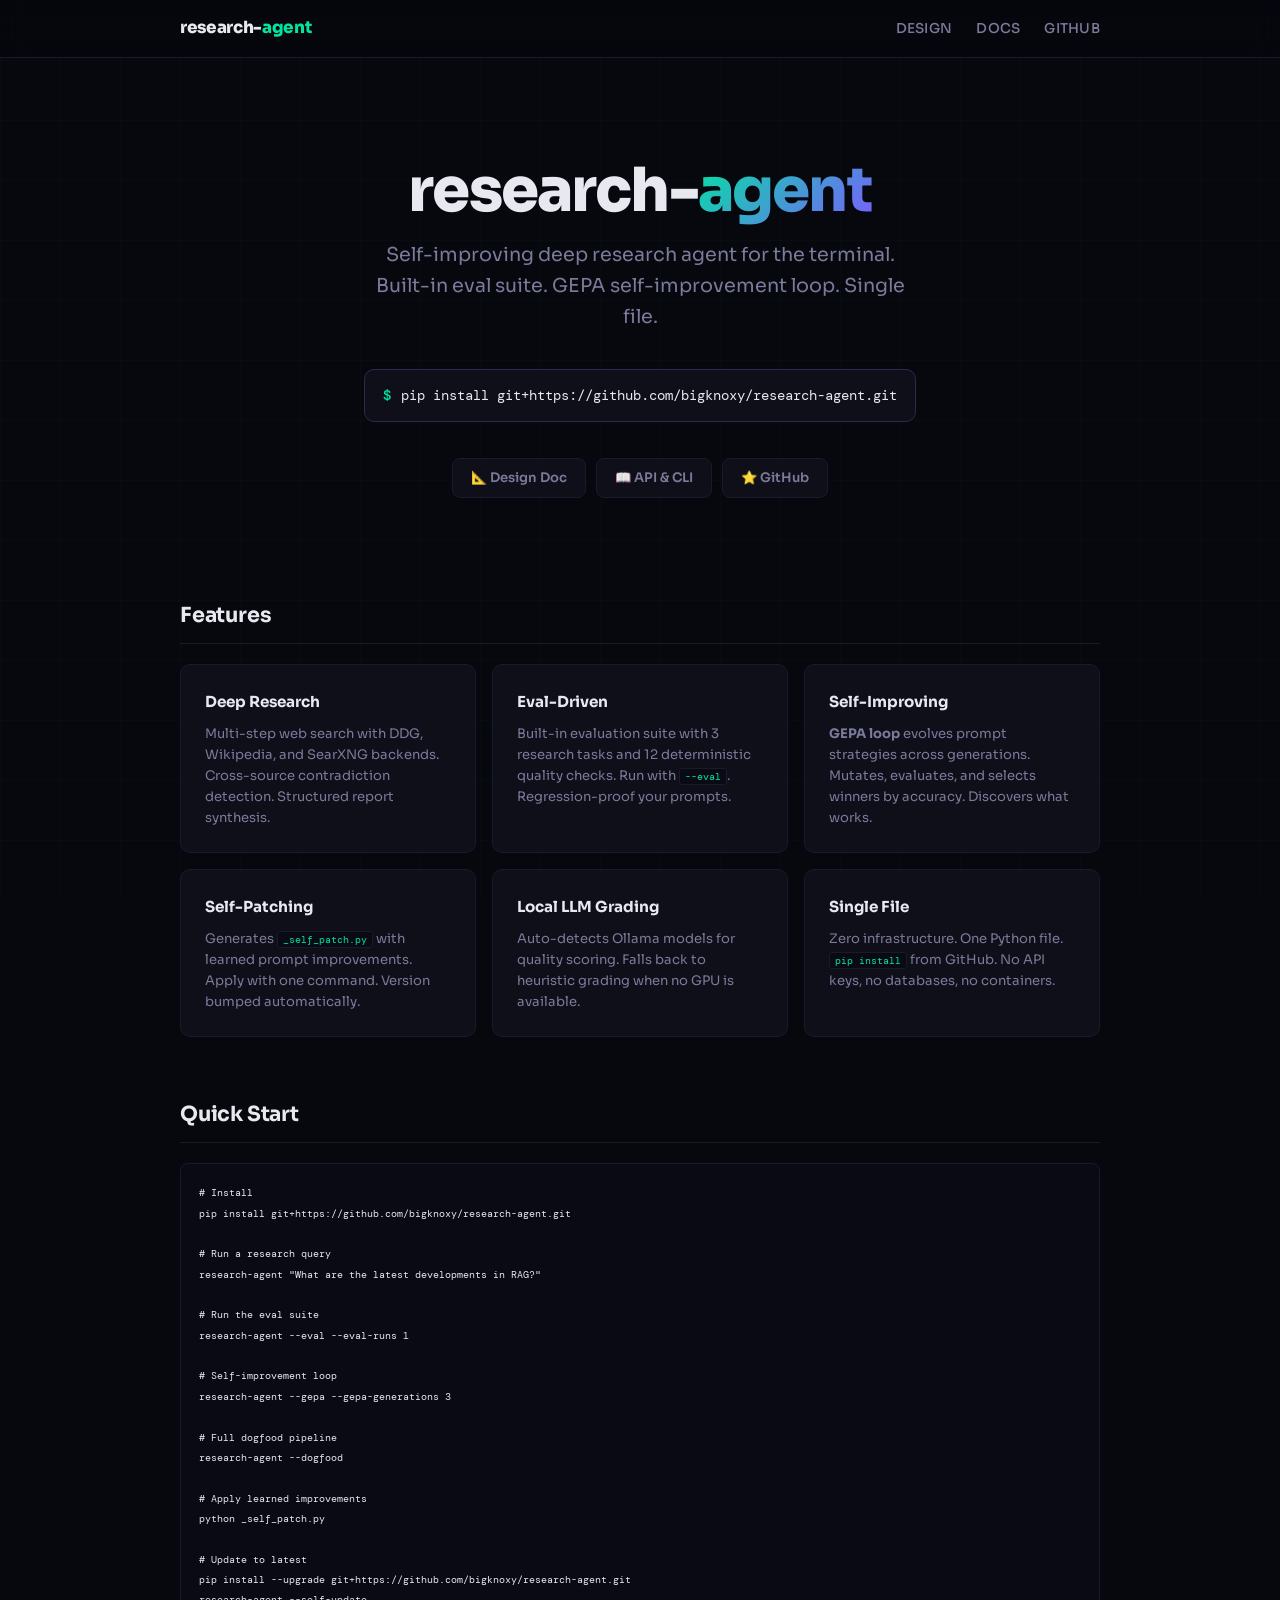
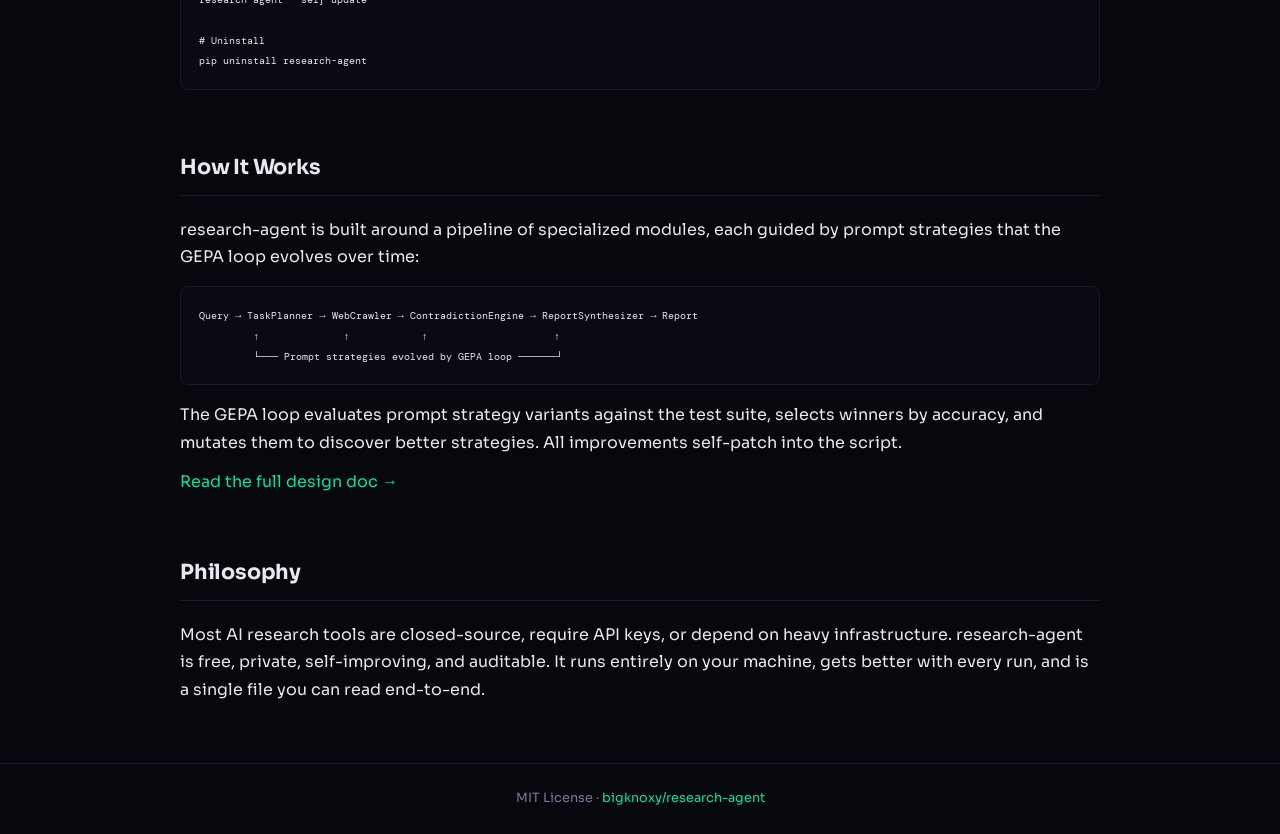
<file: docs/index.html>
<!DOCTYPE html>
<html lang="en">
<head>
  <meta charset="UTF-8">
  <meta name="viewport" content="width=device-width, initial-scale=1.0">
  <title>research-agent — Self-improving deep research CLI</title>
  <meta name="description" content="Self-improving deep research agent for the terminal. Built-in eval suite. GEPA self-improvement loop. Single file.">
  <link rel="stylesheet" href="styles.css">
</head>
<body>
<nav>
  <div class="container">
    <span class="logo">research-<span class="accent">agent</span></span>
    <span class="spacer"></span>
    <a href="design.html">Design</a>
    <a href="api.html">Docs</a>
    <a href="https://github.com/bigknoxy/research-agent">GitHub</a>
  </div>
</nav>

<div class="hero">
  <h1>research-<span class="accent">agent</span></h1>
  <p>Self-improving deep research agent for the terminal.<br>Built-in eval suite. GEPA self-improvement loop. Single file.</p>
  <div class="install-box">
    <span class="prompt">$</span>
    <span class="cmd">pip install git+https://github.com/bigknoxy/research-agent.git</span>
  </div>
  <div class="quick-links">
    <a href="design.html">📐 Design Doc</a>
    <a href="api.html">📖 API &amp; CLI</a>
    <a href="https://github.com/bigknoxy/research-agent">⭐ GitHub</a>
  </div>
</div>

<div class="container">
  <section>
    <h2>Features</h2>
    <div class="features">
      <div class="feature-card">
        <h3>Deep Research</h3>
        <p>Multi-step web search with DDG, Wikipedia, and SearXNG backends. Cross-source contradiction detection. Structured report synthesis.</p>
      </div>
      <div class="feature-card">
        <h3>Eval-Driven</h3>
        <p>Built-in evaluation suite with 3 research tasks and 12 deterministic quality checks. Run with <code>--eval</code>. Regression-proof your prompts.</p>
      </div>
      <div class="feature-card">
        <h3>Self-Improving</h3>
        <p><strong>GEPA loop</strong> evolves prompt strategies across generations. Mutates, evaluates, and selects winners by accuracy. Discovers what works.</p>
      </div>
      <div class="feature-card">
        <h3>Self-Patching</h3>
        <p>Generates <code>_self_patch.py</code> with learned prompt improvements. Apply with one command. Version bumped automatically.</p>
      </div>
      <div class="feature-card">
        <h3>Local LLM Grading</h3>
        <p>Auto-detects Ollama models for quality scoring. Falls back to heuristic grading when no GPU is available.</p>
      </div>
      <div class="feature-card">
        <h3>Single File</h3>
        <p>Zero infrastructure. One Python file. <code>pip install</code> from GitHub. No API keys, no databases, no containers.</p>
      </div>
    </div>
  </section>

  <section>
    <h2>Quick Start</h2>
    <pre><code># Install
pip install git+https://github.com/bigknoxy/research-agent.git

# Run a research query
research-agent "What are the latest developments in RAG?"

# Run the eval suite
research-agent --eval --eval-runs 1

# Self-improvement loop
research-agent --gepa --gepa-generations 3

# Full dogfood pipeline
research-agent --dogfood

# Apply learned improvements
python _self_patch.py

# Update to latest
pip install --upgrade git+https://github.com/bigknoxy/research-agent.git
research-agent --self-update

# Uninstall
pip uninstall research-agent</code></pre>
  </section>

  <section>
    <h2>How It Works</h2>
    <p>research-agent is built around a pipeline of specialized modules, each guided by prompt strategies that the GEPA loop evolves over time:</p>
    <pre><code>Query → TaskPlanner → WebCrawler → ContradictionEngine → ReportSynthesizer → Report
         ↑              ↑            ↑                     ↑
         └─── Prompt strategies evolved by GEPA loop ──────┘</code></pre>
    <p>The GEPA loop evaluates prompt strategy variants against the test suite, selects winners by accuracy, and mutates them to discover better strategies. All improvements self-patch into the script.</p>
    <p style="margin-top: 12px;"><a href="design.html">Read the full design doc →</a></p>
  </section>

  <section>
    <h2>Philosophy</h2>
    <p>Most AI research tools are closed-source, require API keys, or depend on heavy infrastructure. research-agent is free, private, self-improving, and auditable. It runs entirely on your machine, gets better with every run, and is a single file you can read end-to-end.</p>
  </section>
</div>

<footer>
  <div class="container">
    <p>MIT License &middot; <a href="https://github.com/bigknoxy/research-agent">bigknoxy/research-agent</a></p>
  </div>
</footer>
</body>
</html>
</file>
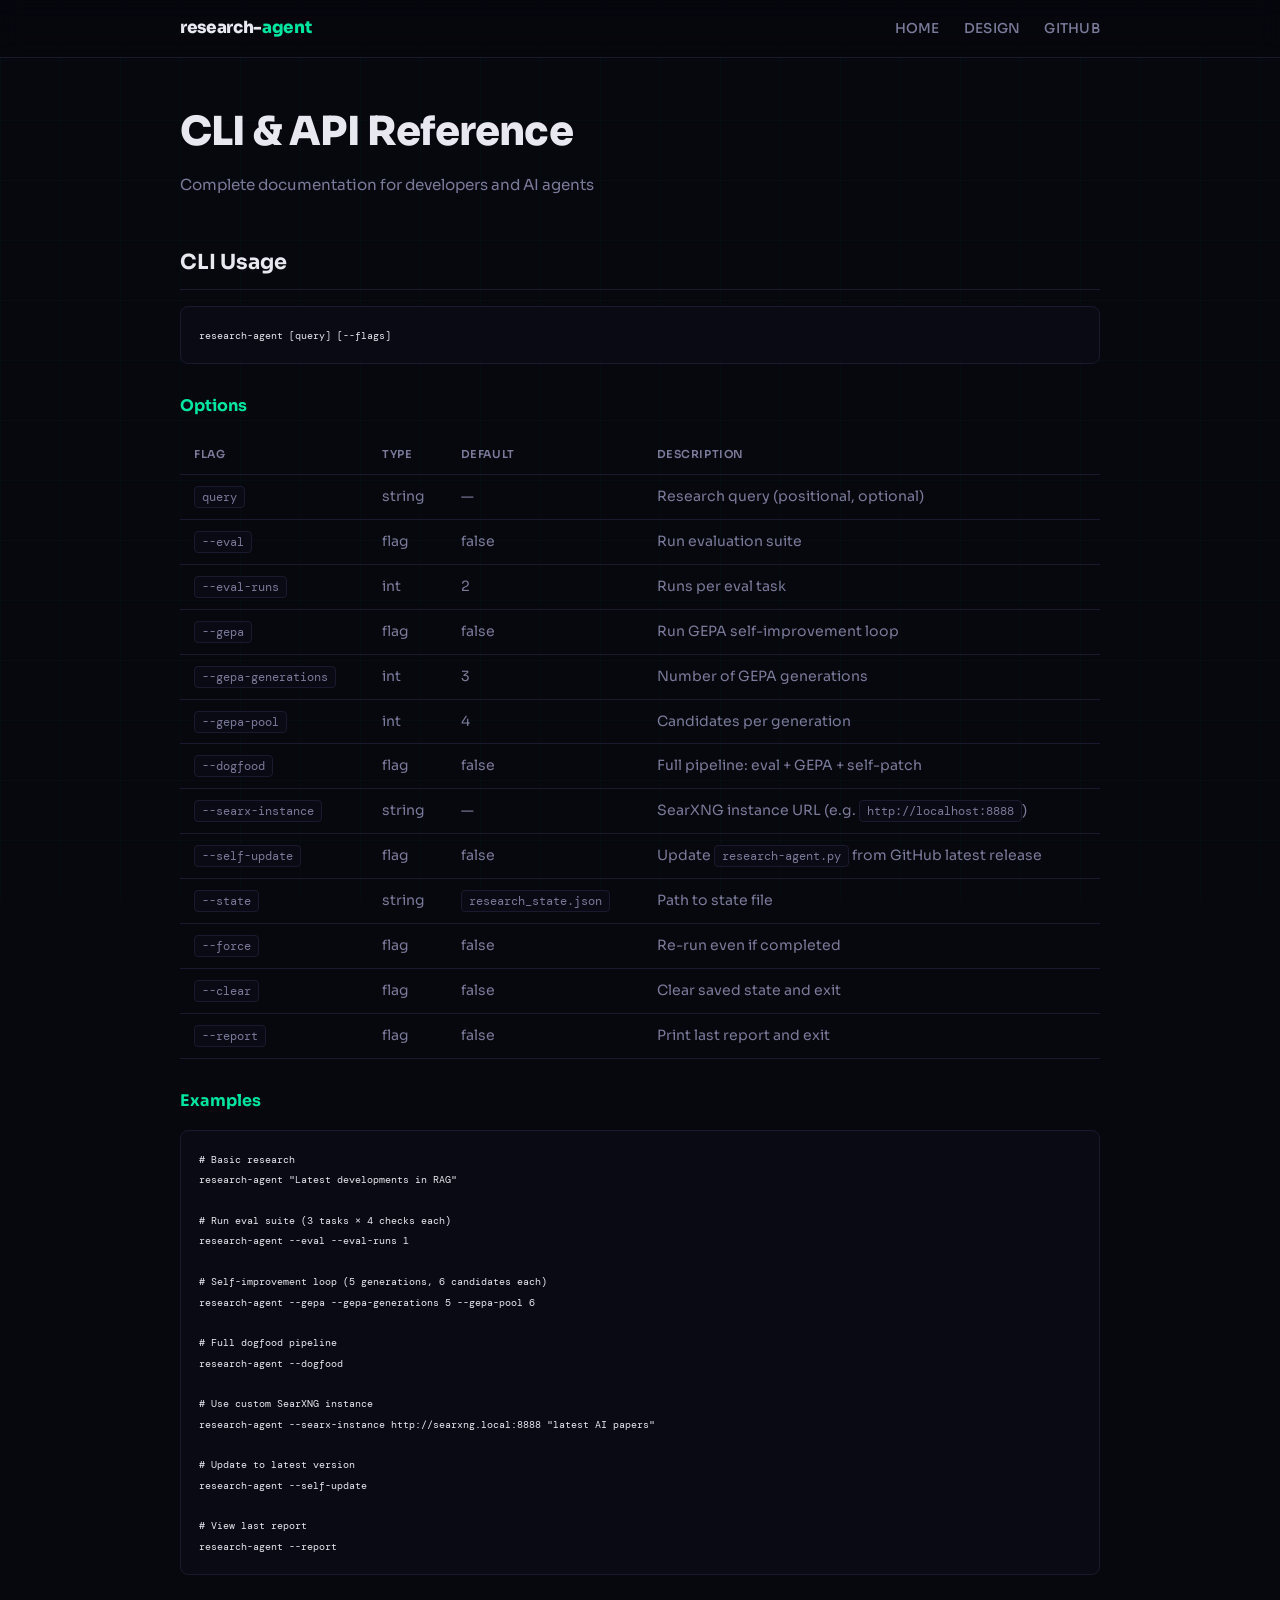
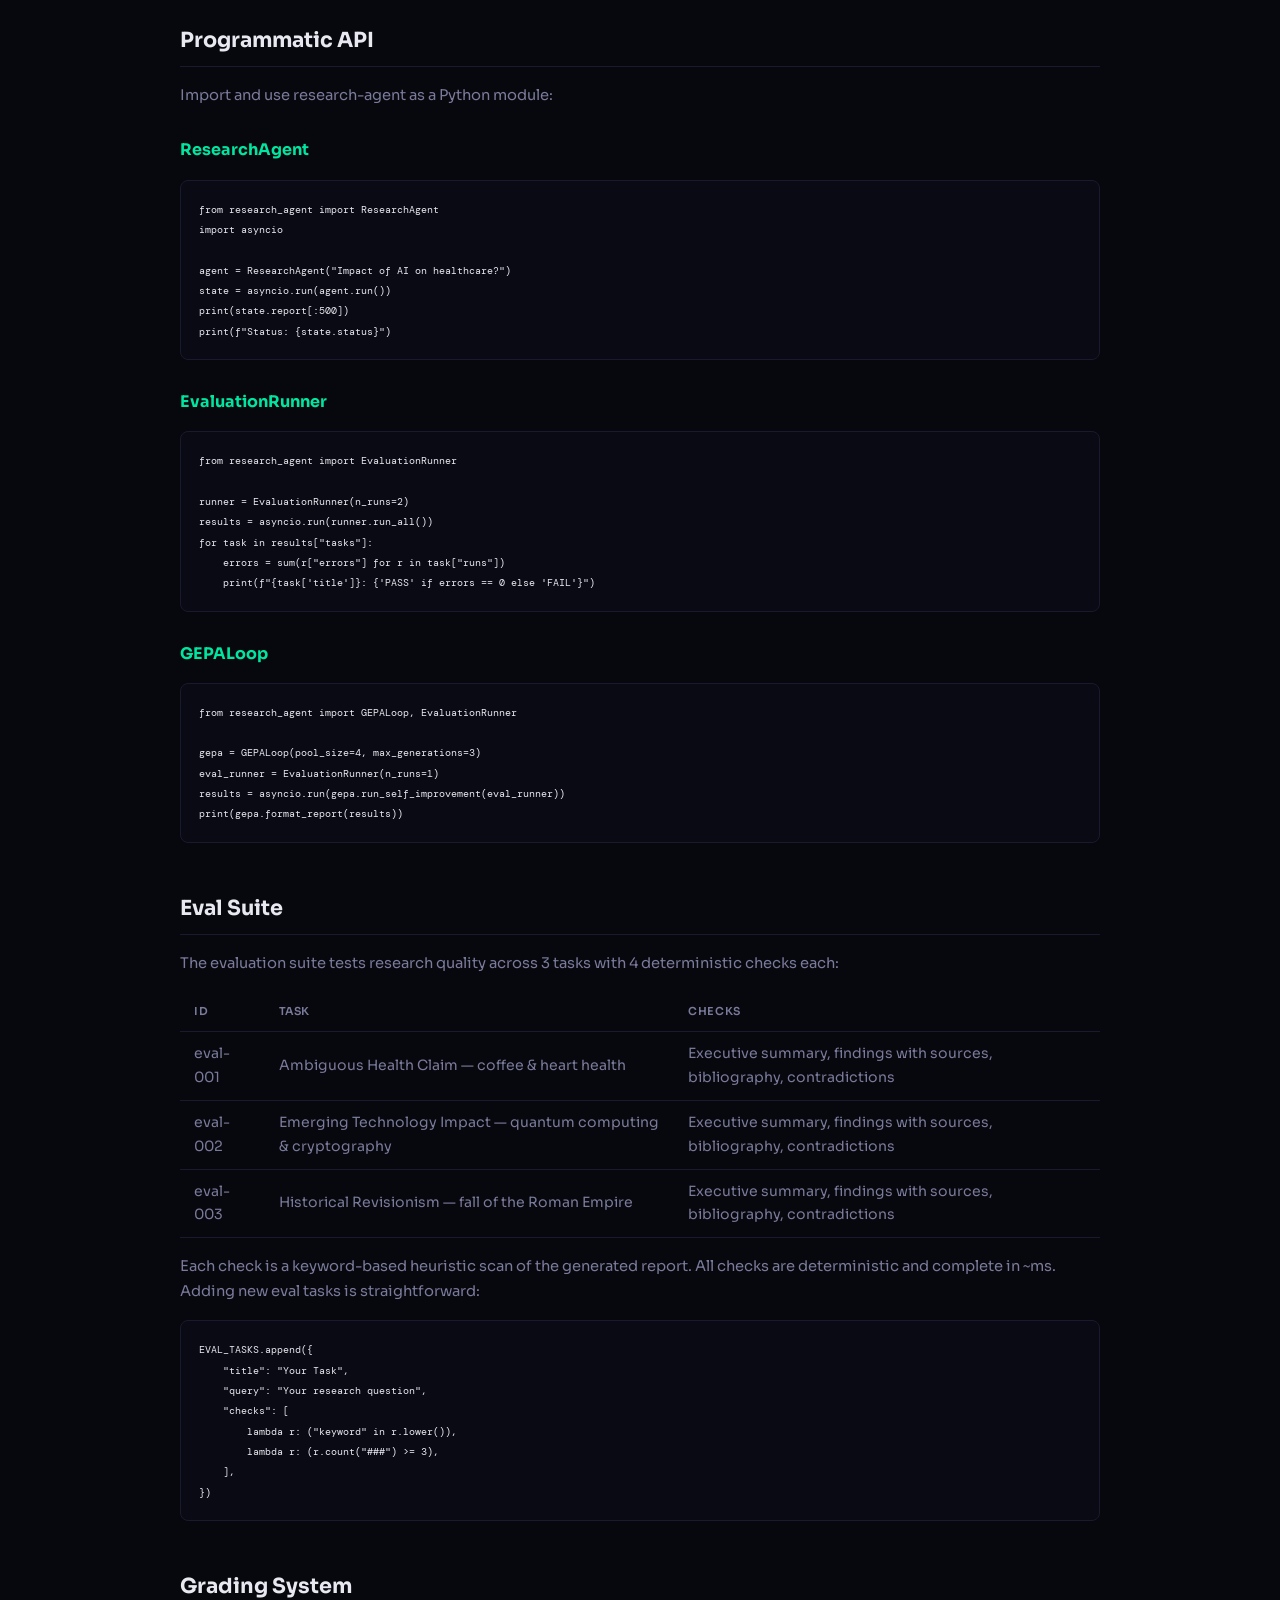
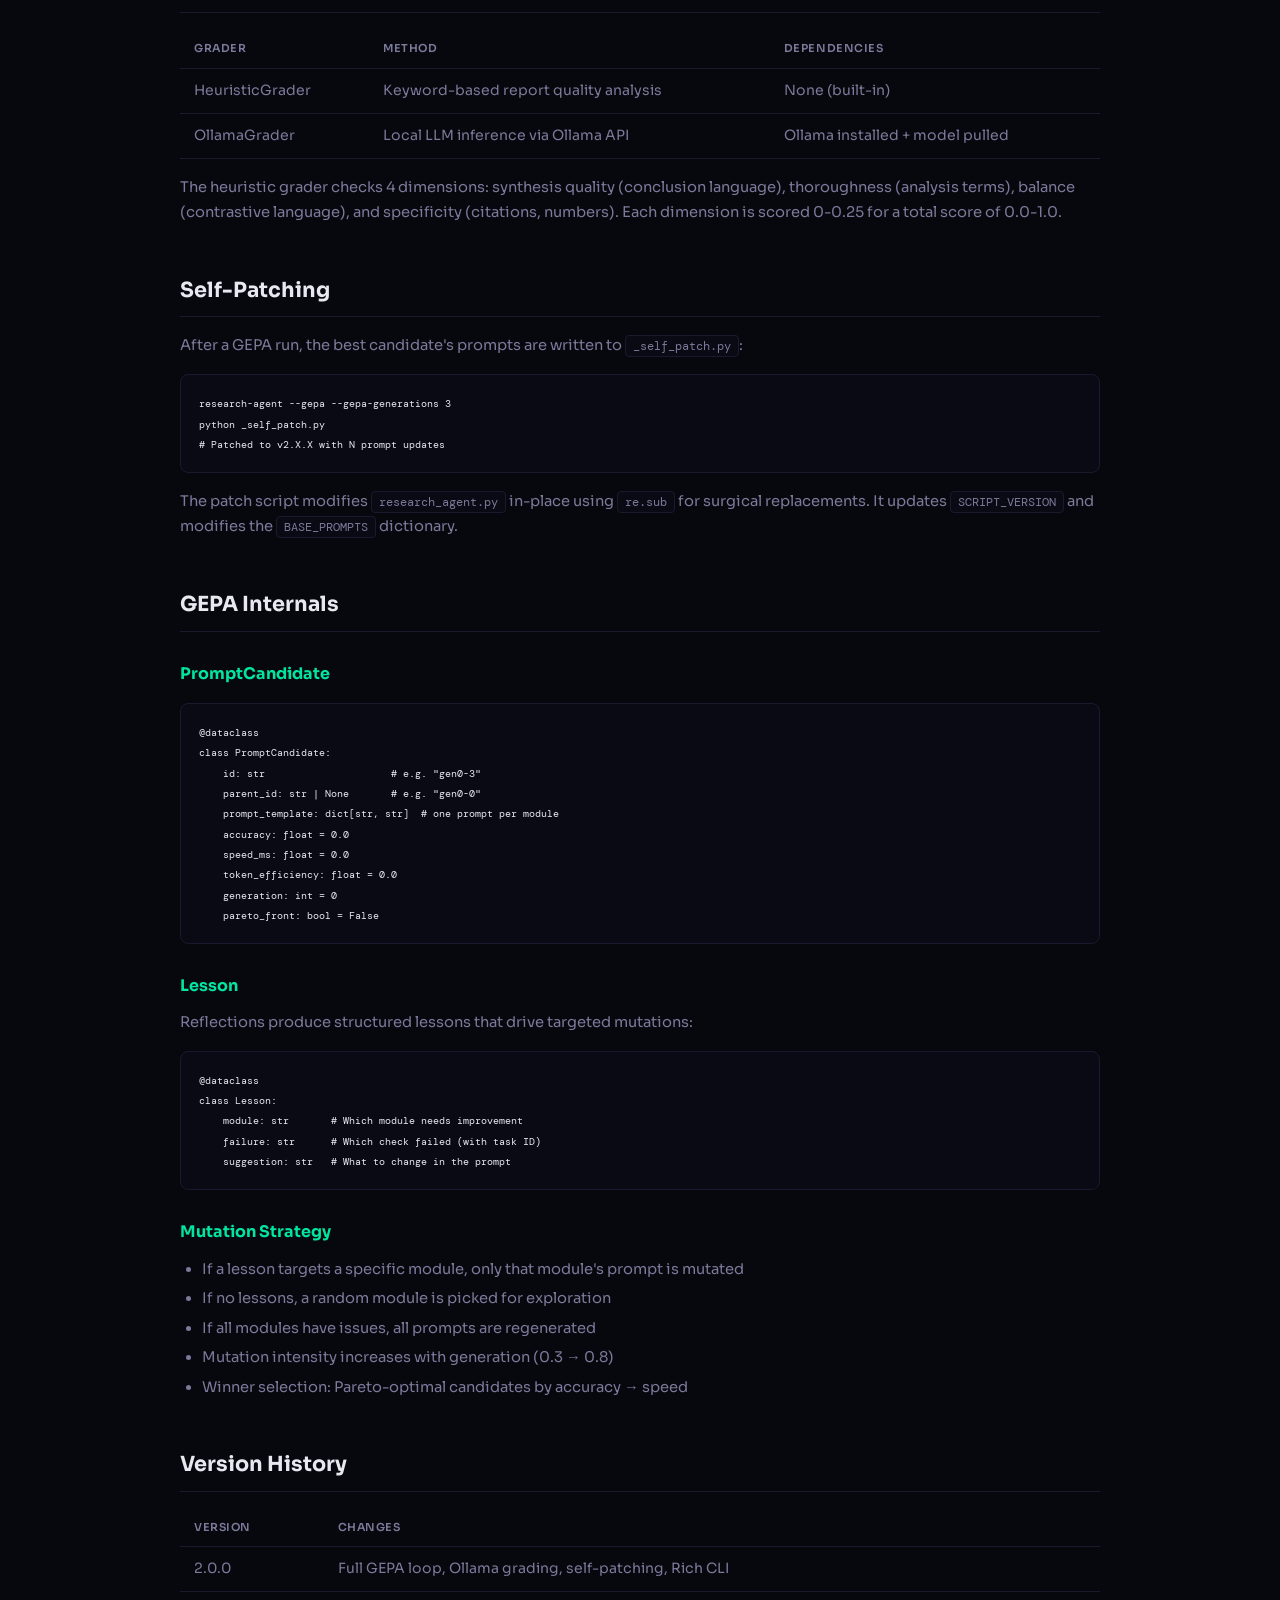
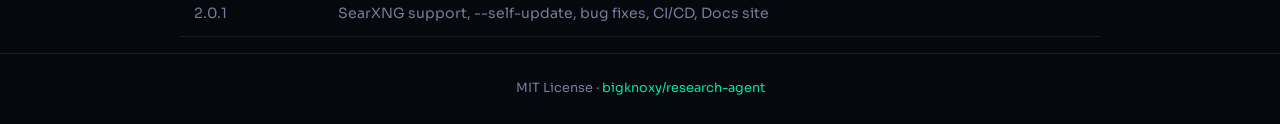
<file: docs/api.html>
<!DOCTYPE html>
<html lang="en">
<head>
  <meta charset="UTF-8">
  <meta name="viewport" content="width=device-width, initial-scale=1.0">
  <title>API &amp; CLI Docs — research-agent</title>
  <meta name="description" content="Complete CLI reference, programmatic API, and internals documentation for research-agent.">
  <link rel="stylesheet" href="styles.css">
</head>
<body>
<nav>
  <div class="container">
    <span class="logo">research-<span class="accent">agent</span></span>
    <span class="spacer"></span>
    <a href="index.html">Home</a>
    <a href="design.html">Design</a>
    <a href="https://github.com/bigknoxy/research-agent">GitHub</a>
  </div>
</nav>

<div class="container content">
  <h1>CLI &amp; API Reference</h1>
  <p class="subtitle">Complete documentation for developers and AI agents</p>

  <h2>CLI Usage</h2>
  <pre><code>research-agent [query] [--flags]</code></pre>

  <h3>Options</h3>
  <table>
    <tr><th>Flag</th><th>Type</th><th>Default</th><th>Description</th></tr>
    <tr><td><code>query</code></td><td>string</td><td>—</td><td>Research query (positional, optional)</td></tr>
    <tr><td><code>--eval</code></td><td>flag</td><td>false</td><td>Run evaluation suite</td></tr>
    <tr><td><code>--eval-runs</code></td><td>int</td><td>2</td><td>Runs per eval task</td></tr>
    <tr><td><code>--gepa</code></td><td>flag</td><td>false</td><td>Run GEPA self-improvement loop</td></tr>
    <tr><td><code>--gepa-generations</code></td><td>int</td><td>3</td><td>Number of GEPA generations</td></tr>
    <tr><td><code>--gepa-pool</code></td><td>int</td><td>4</td><td>Candidates per generation</td></tr>
    <tr><td><code>--dogfood</code></td><td>flag</td><td>false</td><td>Full pipeline: eval + GEPA + self-patch</td></tr>
    <tr><td><code>--searx-instance</code></td><td>string</td><td>—</td><td>SearXNG instance URL (e.g. <code>http://localhost:8888</code>)</td></tr>
    <tr><td><code>--self-update</code></td><td>flag</td><td>false</td><td>Update <code>research-agent.py</code> from GitHub latest release</td></tr>
    <tr><td><code>--state</code></td><td>string</td><td><code>research_state.json</code></td><td>Path to state file</td></tr>
    <tr><td><code>--force</code></td><td>flag</td><td>false</td><td>Re-run even if completed</td></tr>
    <tr><td><code>--clear</code></td><td>flag</td><td>false</td><td>Clear saved state and exit</td></tr>
    <tr><td><code>--report</code></td><td>flag</td><td>false</td><td>Print last report and exit</td></tr>
  </table>

  <h3>Examples</h3>
  <pre><code># Basic research
research-agent "Latest developments in RAG"

# Run eval suite (3 tasks × 4 checks each)
research-agent --eval --eval-runs 1

# Self-improvement loop (5 generations, 6 candidates each)
research-agent --gepa --gepa-generations 5 --gepa-pool 6

# Full dogfood pipeline
research-agent --dogfood

# Use custom SearXNG instance
research-agent --searx-instance http://searxng.local:8888 "latest AI papers"

# Update to latest version
research-agent --self-update

# View last report
research-agent --report</code></pre>

  <h2>Programmatic API</h2>
  <p>Import and use research-agent as a Python module:</p>

  <h3>ResearchAgent</h3>
  <pre><code>from research_agent import ResearchAgent
import asyncio

agent = ResearchAgent("Impact of AI on healthcare?")
state = asyncio.run(agent.run())
print(state.report[:500])
print(f"Status: {state.status}")</code></pre>

  <h3>EvaluationRunner</h3>
  <pre><code>from research_agent import EvaluationRunner

runner = EvaluationRunner(n_runs=2)
results = asyncio.run(runner.run_all())
for task in results["tasks"]:
    errors = sum(r["errors"] for r in task["runs"])
    print(f"{task['title']}: {'PASS' if errors == 0 else 'FAIL'}")</code></pre>

  <h3>GEPALoop</h3>
  <pre><code>from research_agent import GEPALoop, EvaluationRunner

gepa = GEPALoop(pool_size=4, max_generations=3)
eval_runner = EvaluationRunner(n_runs=1)
results = asyncio.run(gepa.run_self_improvement(eval_runner))
print(gepa.format_report(results))</code></pre>

  <h2>Eval Suite</h2>
  <p>The evaluation suite tests research quality across 3 tasks with 4 deterministic checks each:</p>

  <table>
    <tr><th>ID</th><th>Task</th><th>Checks</th></tr>
    <tr><td>eval-001</td><td>Ambiguous Health Claim — coffee &amp; heart health</td><td>Executive summary, findings with sources, bibliography, contradictions</td></tr>
    <tr><td>eval-002</td><td>Emerging Technology Impact — quantum computing &amp; cryptography</td><td>Executive summary, findings with sources, bibliography, contradictions</td></tr>
    <tr><td>eval-003</td><td>Historical Revisionism — fall of the Roman Empire</td><td>Executive summary, findings with sources, bibliography, contradictions</td></tr>
  </table>

  <p>Each check is a keyword-based heuristic scan of the generated report. All checks are deterministic and complete in ~ms. Adding new eval tasks is straightforward:</p>

  <pre><code>EVAL_TASKS.append({
    "title": "Your Task",
    "query": "Your research question",
    "checks": [
        lambda r: ("keyword" in r.lower()),
        lambda r: (r.count("###") >= 3),
    ],
})</code></pre>

  <h2>Grading System</h2>
  <table>
    <tr><th>Grader</th><th>Method</th><th>Dependencies</th></tr>
    <tr><td>HeuristicGrader</td><td>Keyword-based report quality analysis</td><td>None (built-in)</td></tr>
    <tr><td>OllamaGrader</td><td>Local LLM inference via Ollama API</td><td>Ollama installed + model pulled</td></tr>
  </table>

  <p>The heuristic grader checks 4 dimensions: synthesis quality (conclusion language), thoroughness (analysis terms), balance (contrastive language), and specificity (citations, numbers). Each dimension is scored 0-0.25 for a total score of 0.0-1.0.</p>

  <h2>Self-Patching</h2>
  <p>After a GEPA run, the best candidate's prompts are written to <code>_self_patch.py</code>:</p>

  <pre><code>research-agent --gepa --gepa-generations 3
python _self_patch.py
# Patched to v2.X.X with N prompt updates</code></pre>

  <p>The patch script modifies <code>research_agent.py</code> in-place using <code>re.sub</code> for surgical replacements. It updates <code>SCRIPT_VERSION</code> and modifies the <code>BASE_PROMPTS</code> dictionary.</p>

  <h2>GEPA Internals</h2>

  <h3>PromptCandidate</h3>
  <pre><code>@dataclass
class PromptCandidate:
    id: str                     # e.g. "gen0-3"
    parent_id: str | None       # e.g. "gen0-0"
    prompt_template: dict[str, str]  # one prompt per module
    accuracy: float = 0.0
    speed_ms: float = 0.0
    token_efficiency: float = 0.0
    generation: int = 0
    pareto_front: bool = False</code></pre>

  <h3>Lesson</h3>
  <p>Reflections produce structured lessons that drive targeted mutations:</p>
  <pre><code>@dataclass
class Lesson:
    module: str       # Which module needs improvement
    failure: str      # Which check failed (with task ID)
    suggestion: str   # What to change in the prompt</code></pre>

  <h3>Mutation Strategy</h3>
  <ul>
    <li>If a lesson targets a specific module, only that module's prompt is mutated</li>
    <li>If no lessons, a random module is picked for exploration</li>
    <li>If all modules have issues, all prompts are regenerated</li>
    <li>Mutation intensity increases with generation (0.3 → 0.8)</li>
    <li>Winner selection: Pareto-optimal candidates by accuracy → speed</li>
  </ul>

  <h2>Version History</h2>
  <table>
    <tr><th>Version</th><th>Changes</th></tr>
    <tr><td>2.0.0</td><td>Full GEPA loop, Ollama grading, self-patching, Rich CLI</td></tr>
    <tr><td>2.0.1</td><td>SearXNG support, --self-update, bug fixes, CI/CD, Docs site</td></tr>
  </table>
</div>

<footer>
  <div class="container">
    <p>MIT License &middot; <a href="https://github.com/bigknoxy/research-agent">bigknoxy/research-agent</a></p>
  </div>
</footer>
</body>
</html>
</file>
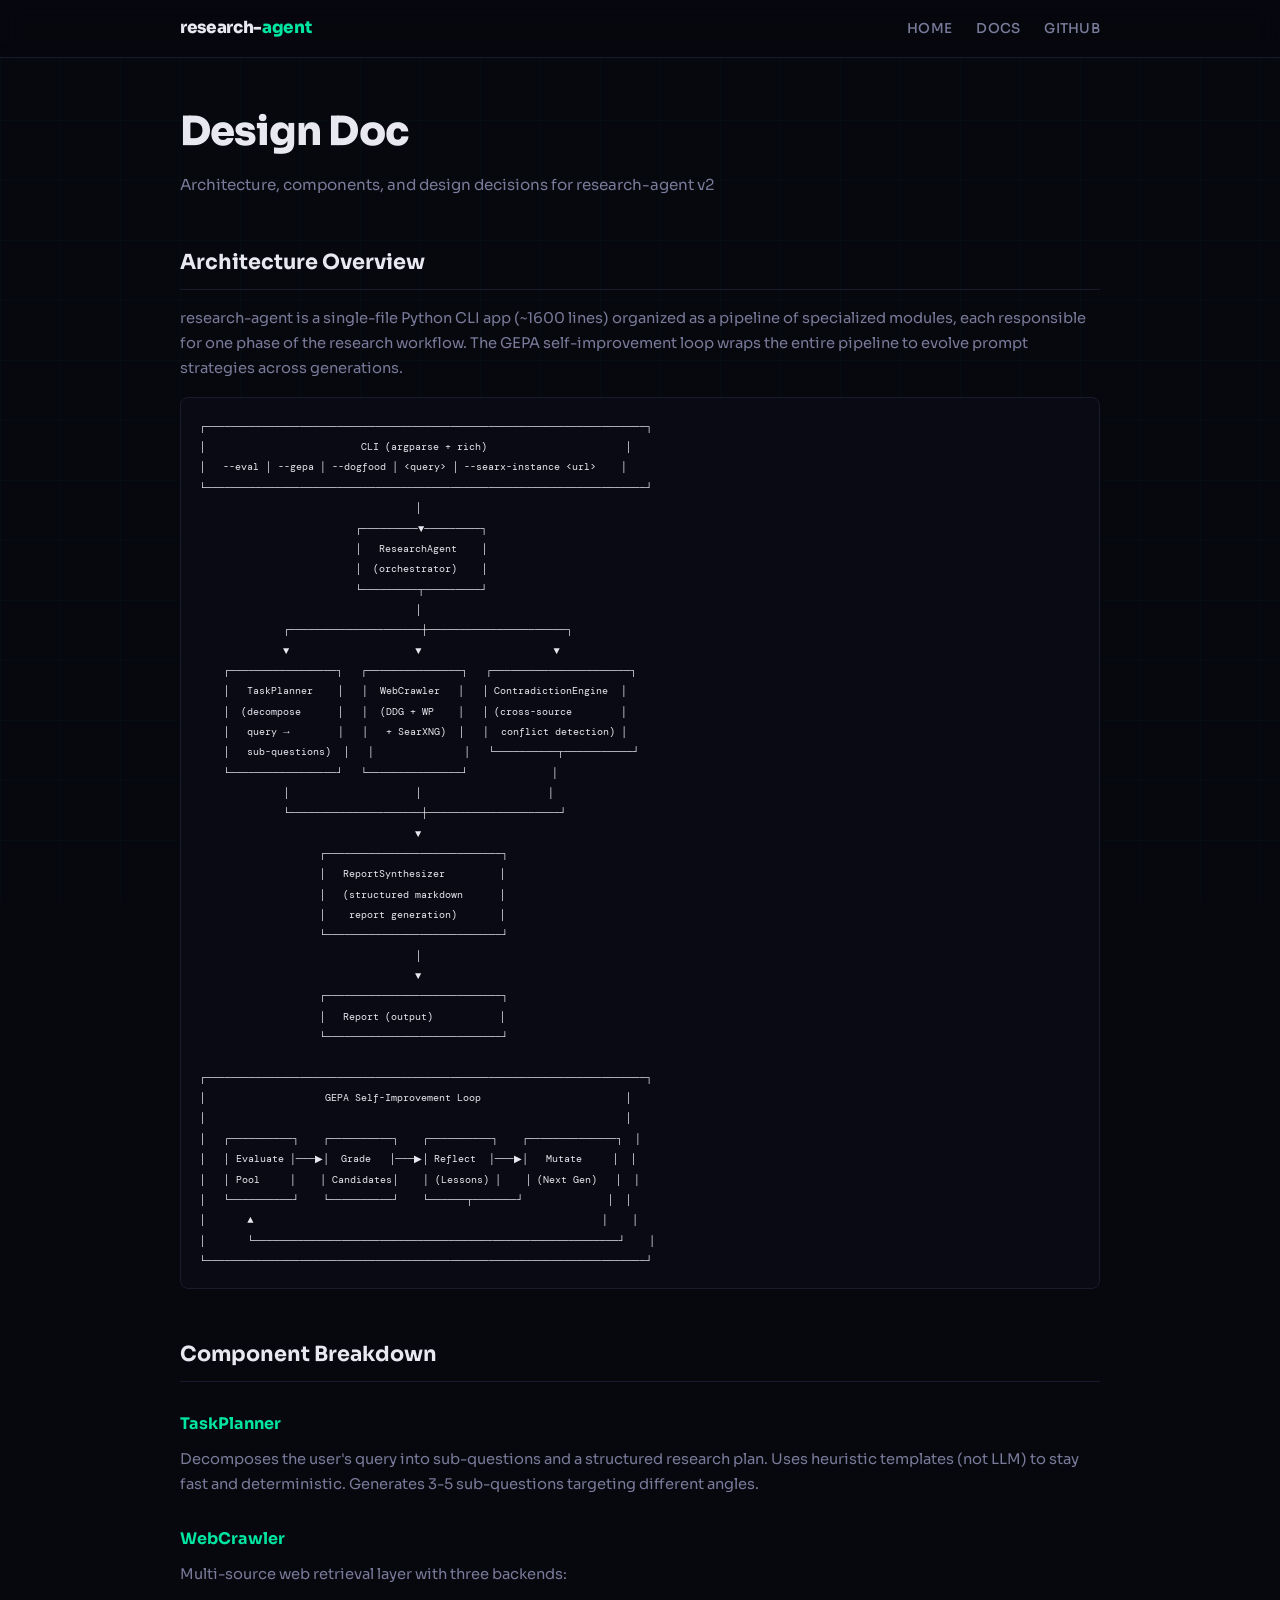
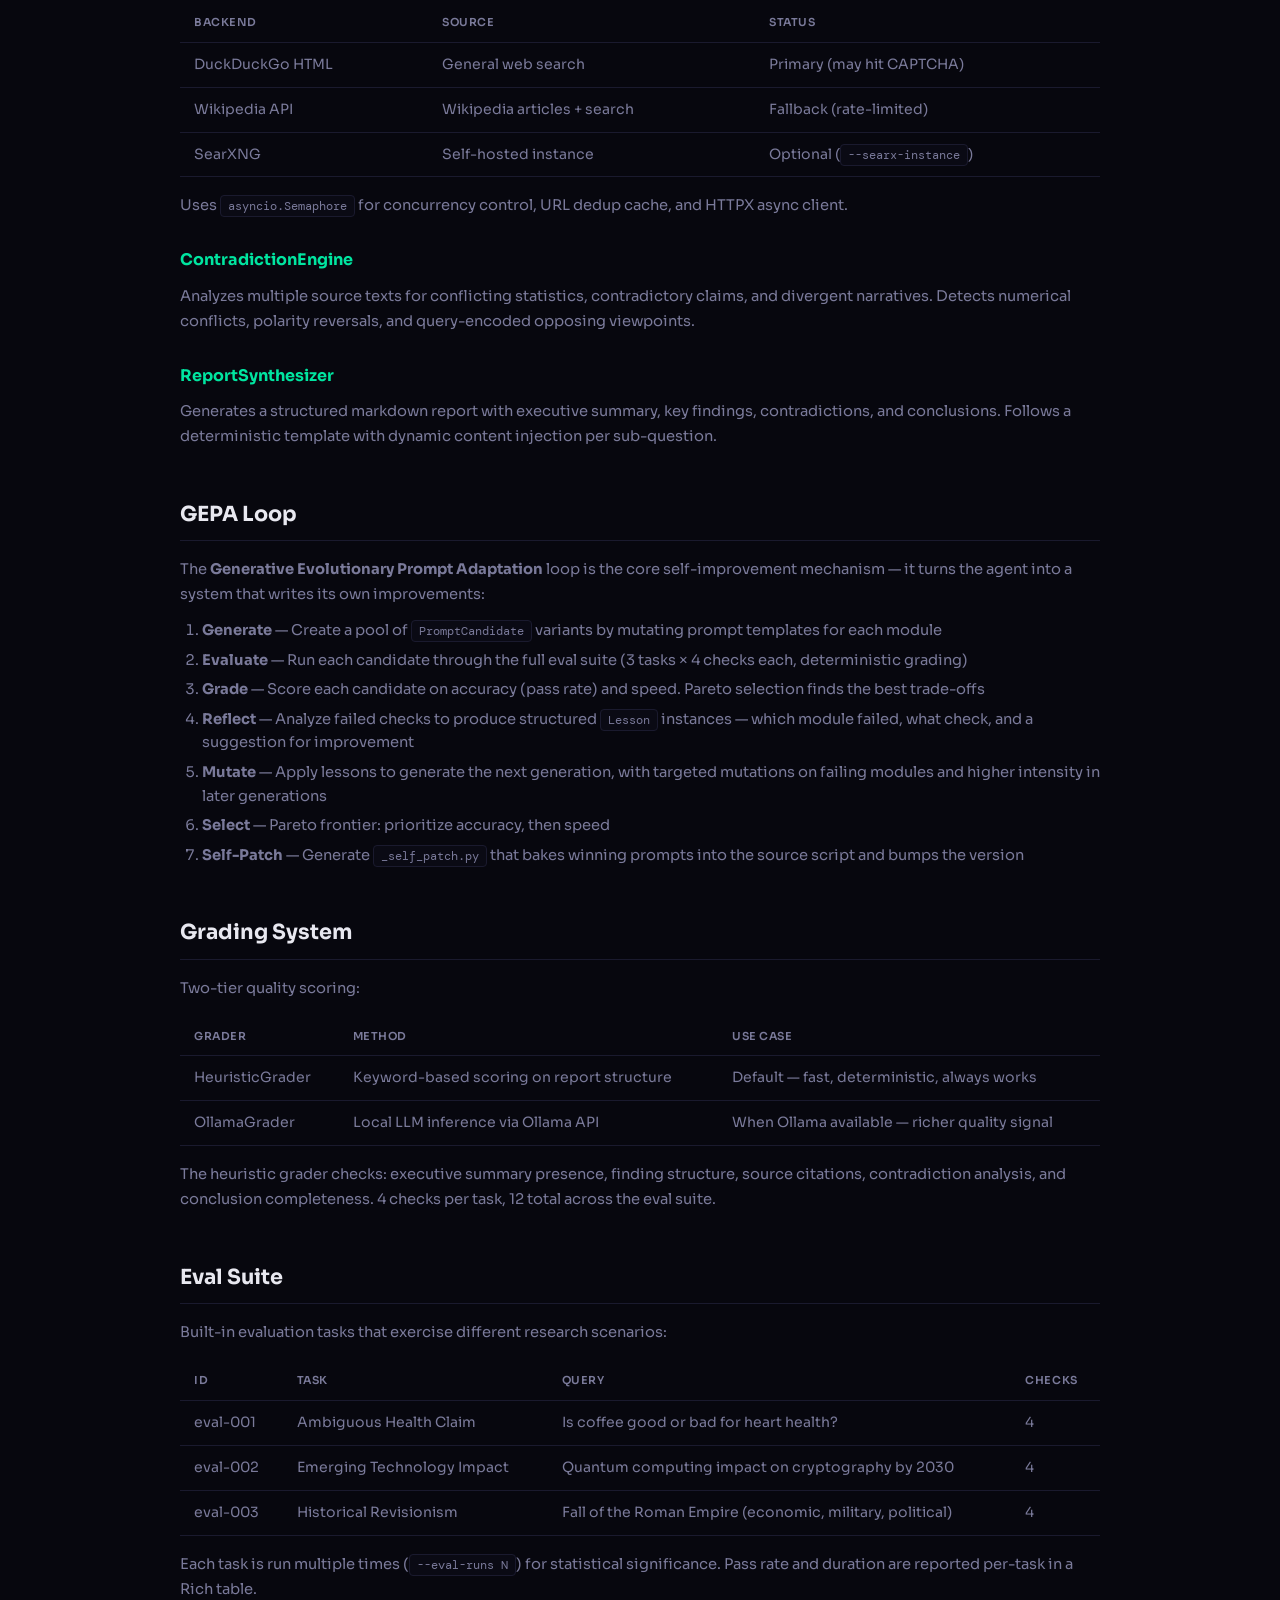
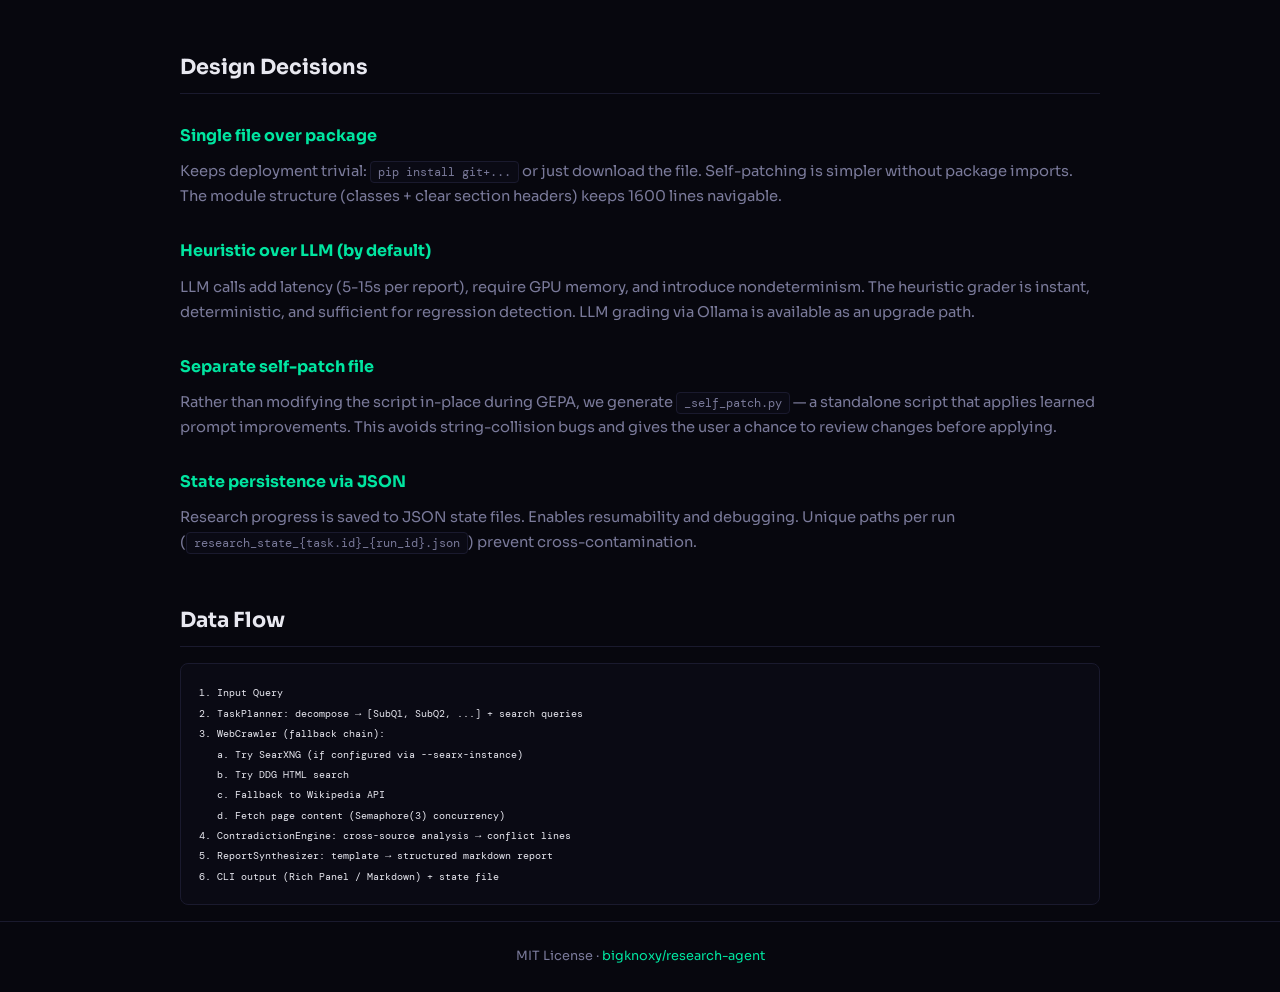
<file: docs/design.html>
<!DOCTYPE html>
<html lang="en">
<head>
  <meta charset="UTF-8">
  <meta name="viewport" content="width=device-width, initial-scale=1.0">
  <title>Design — research-agent</title>
  <meta name="description" content="Architecture and design decisions for research-agent.">
  <link rel="stylesheet" href="styles.css">
</head>
<body>
<nav>
  <div class="container">
    <span class="logo">research-<span class="accent">agent</span></span>
    <span class="spacer"></span>
    <a href="index.html">Home</a>
    <a href="api.html">Docs</a>
    <a href="https://github.com/bigknoxy/research-agent">GitHub</a>
  </div>
</nav>

<div class="container content">
  <h1>Design Doc</h1>
  <p class="subtitle">Architecture, components, and design decisions for research-agent v2</p>

  <h2>Architecture Overview</h2>
  <p>research-agent is a single-file Python CLI app (~1600 lines) organized as a pipeline of specialized modules, each responsible for one phase of the research workflow. The GEPA self-improvement loop wraps the entire pipeline to evolve prompt strategies across generations.</p>

  <pre><code>┌──────────────────────────────────────────────────────────────────────┐
│                          CLI (argparse + rich)                       │
│   --eval │ --gepa │ --dogfood │ &lt;query&gt; │ --searx-instance &lt;url&gt;    │
└──────────────────────────────────────────────────────────────────────┘
                                    │
                          ┌─────────▼─────────┐
                          │   ResearchAgent    │
                          │  (orchestrator)    │
                          └─────────┬─────────┘
                                    │
              ┌─────────────────────┼──────────────────────┐
              ▼                     ▼                      ▼
    ┌─────────────────┐   ┌───────────────┐   ┌──────────────────────┐
    │   TaskPlanner    │   │  WebCrawler   │   │ ContradictionEngine  │
    │  (decompose      │   │  (DDG + WP    │   │ (cross-source        │
    │   query →        │   │   + SearXNG)  │   │  conflict detection) │
    │   sub-questions)  │   │               │   └──────────┬───────────┘
    └─────────────────┘   └───────────────┘              │
              │                     │                     │
              └─────────────────────┼─────────────────────┘
                                    ▼
                    ┌────────────────────────────┐
                    │   ReportSynthesizer         │
                    │   (structured markdown      │
                    │    report generation)       │
                    └────────────────────────────┘
                                    │
                                    ▼
                    ┌────────────────────────────┐
                    │   Report (output)           │
                    └────────────────────────────┘

┌──────────────────────────────────────────────────────────────────────┐
│                    GEPA Self-Improvement Loop                        │
│                                                                      │
│   ┌──────────┐    ┌──────────┐    ┌──────────┐    ┌──────────────┐  │
│   │ Evaluate │───▶│  Grade   │───▶│ Reflect  │───▶│   Mutate     │  │
│   │ Pool     │    │ Candidates│    │ (Lessons) │    │ (Next Gen)   │  │
│   └──────────┘    └──────────┘    └──────┬───────┘              │  │
│       ▲                                                          │    │
│       └──────────────────────────────────────────────────────────┘    │
└──────────────────────────────────────────────────────────────────────┘</code></pre>

  <h2>Component Breakdown</h2>

  <h3>TaskPlanner</h3>
  <p>Decomposes the user's query into sub-questions and a structured research plan. Uses heuristic templates (not LLM) to stay fast and deterministic. Generates 3-5 sub-questions targeting different angles.</p>

  <h3>WebCrawler</h3>
  <p>Multi-source web retrieval layer with three backends:</p>
  <table>
    <tr><th>Backend</th><th>Source</th><th>Status</th></tr>
    <tr><td>DuckDuckGo HTML</td><td>General web search</td><td>Primary (may hit CAPTCHA)</td></tr>
    <tr><td>Wikipedia API</td><td>Wikipedia articles + search</td><td>Fallback (rate-limited)</td></tr>
    <tr><td>SearXNG</td><td>Self-hosted instance</td><td>Optional (<code>--searx-instance</code>)</td></tr>
  </table>
  <p>Uses <code>asyncio.Semaphore</code> for concurrency control, URL dedup cache, and HTTPX async client.</p>

  <h3>ContradictionEngine</h3>
  <p>Analyzes multiple source texts for conflicting statistics, contradictory claims, and divergent narratives. Detects numerical conflicts, polarity reversals, and query-encoded opposing viewpoints.</p>

  <h3>ReportSynthesizer</h3>
  <p>Generates a structured markdown report with executive summary, key findings, contradictions, and conclusions. Follows a deterministic template with dynamic content injection per sub-question.</p>

  <h2>GEPA Loop</h2>
  <p>The <strong>Generative Evolutionary Prompt Adaptation</strong> loop is the core self-improvement mechanism — it turns the agent into a system that writes its own improvements:</p>

  <ol>
    <li><strong>Generate</strong> — Create a pool of <code>PromptCandidate</code> variants by mutating prompt templates for each module</li>
    <li><strong>Evaluate</strong> — Run each candidate through the full eval suite (3 tasks × 4 checks each, deterministic grading)</li>
    <li><strong>Grade</strong> — Score each candidate on accuracy (pass rate) and speed. Pareto selection finds the best trade-offs</li>
    <li><strong>Reflect</strong> — Analyze failed checks to produce structured <code>Lesson</code> instances — which module failed, what check, and a suggestion for improvement</li>
    <li><strong>Mutate</strong> — Apply lessons to generate the next generation, with targeted mutations on failing modules and higher intensity in later generations</li>
    <li><strong>Select</strong> — Pareto frontier: prioritize accuracy, then speed</li>
    <li><strong>Self-Patch</strong> — Generate <code>_self_patch.py</code> that bakes winning prompts into the source script and bumps the version</li>
  </ol>

  <h2>Grading System</h2>
  <p>Two-tier quality scoring:</p>
  <table>
    <tr><th>Grader</th><th>Method</th><th>Use Case</th></tr>
    <tr><td>HeuristicGrader</td><td>Keyword-based scoring on report structure</td><td>Default — fast, deterministic, always works</td></tr>
    <tr><td>OllamaGrader</td><td>Local LLM inference via Ollama API</td><td>When Ollama available — richer quality signal</td></tr>
  </table>
  <p>The heuristic grader checks: executive summary presence, finding structure, source citations, contradiction analysis, and conclusion completeness. 4 checks per task, 12 total across the eval suite.</p>

  <h2>Eval Suite</h2>
  <p>Built-in evaluation tasks that exercise different research scenarios:</p>
  <table>
    <tr><th>ID</th><th>Task</th><th>Query</th><th>Checks</th></tr>
    <tr><td>eval-001</td><td>Ambiguous Health Claim</td><td>Is coffee good or bad for heart health?</td><td>4</td></tr>
    <tr><td>eval-002</td><td>Emerging Technology Impact</td><td>Quantum computing impact on cryptography by 2030</td><td>4</td></tr>
    <tr><td>eval-003</td><td>Historical Revisionism</td><td>Fall of the Roman Empire (economic, military, political)</td><td>4</td></tr>
  </table>
  <p>Each task is run multiple times (<code>--eval-runs N</code>) for statistical significance. Pass rate and duration are reported per-task in a Rich table.</p>

  <h2>Design Decisions</h2>

  <h3>Single file over package</h3>
  <p>Keeps deployment trivial: <code>pip install git+...</code> or just download the file. Self-patching is simpler without package imports. The module structure (classes + clear section headers) keeps 1600 lines navigable.</p>

  <h3>Heuristic over LLM (by default)</h3>
  <p>LLM calls add latency (5-15s per report), require GPU memory, and introduce nondeterminism. The heuristic grader is instant, deterministic, and sufficient for regression detection. LLM grading via Ollama is available as an upgrade path.</p>

  <h3>Separate self-patch file</h3>
  <p>Rather than modifying the script in-place during GEPA, we generate <code>_self_patch.py</code> — a standalone script that applies learned prompt improvements. This avoids string-collision bugs and gives the user a chance to review changes before applying.</p>

  <h3>State persistence via JSON</h3>
  <p>Research progress is saved to JSON state files. Enables resumability and debugging. Unique paths per run (<code>research_state_{task.id}_{run_id}.json</code>) prevent cross-contamination.</p>

  <h2>Data Flow</h2>
  <pre><code>1. Input Query
2. TaskPlanner: decompose → [SubQ1, SubQ2, ...] + search queries
3. WebCrawler (fallback chain):
   a. Try SearXNG (if configured via --searx-instance)
   b. Try DDG HTML search
   c. Fallback to Wikipedia API
   d. Fetch page content (Semaphore(3) concurrency)
4. ContradictionEngine: cross-source analysis → conflict lines
5. ReportSynthesizer: template → structured markdown report
6. CLI output (Rich Panel / Markdown) + state file</code></pre>
</div>

<footer>
  <div class="container">
    <p>MIT License &middot; <a href="https://github.com/bigknoxy/research-agent">bigknoxy/research-agent</a></p>
  </div>
</footer>
</body>
</html>
</file>
<file: docs/styles.css>
/* ── research-agent — Dark Futuristic Design ── */
@import url('https://fonts.googleapis.com/css2?family=Sora:wght@400;600;700;800&family=DM+Mono:wght@400;500&display=swap');

:root {
  --bg: #07070e;
  --bg-card: #0f0f1a;
  --bg-card-hover: #161625;
  --bg-code: #0a0a14;
  --border: #1a1a2e;
  --border-accent: #2a2a4e;
  --text: #e8e8f0;
  --text-dim: #7a7a9a;
  --accent: #00e5a0;
  --accent-glow: rgba(0, 229, 160, 0.15);
  --accent-secondary: #7c5cff;
  --accent-secondary-glow: rgba(124, 92, 255, 0.12);
  --gradient: linear-gradient(135deg, #00e5a0 0%, #7c5cff 100%);
  --font-sans: "Sora", -apple-system, BlinkMacSystemFont, "Segoe UI", sans-serif;
  --font-mono: "DM Mono", "SF Mono", "Cascadia Code", "Fira Code", monospace;
}

* { margin: 0; padding: 0; box-sizing: border-box; }

html { scroll-behavior: smooth; }

body {
  font-family: var(--font-sans);
  background: var(--bg);
  color: var(--text);
  line-height: 1.7;
  min-height: 100vh;
  -webkit-font-smoothing: antialiased;
}

a { color: var(--accent); text-decoration: none; transition: opacity 0.2s; }
a:hover { opacity: 0.8; text-decoration: none; }

.container {
  max-width: 960px;
  margin: 0 auto;
  padding: 0 20px;
}

/* ── Background Grid ── */
body::before {
  content: '';
  position: fixed;
  top: 0; left: 0; width: 100%; height: 100%;
  background-image:
    linear-gradient(rgba(0, 229, 160, 0.03) 1px, transparent 1px),
    linear-gradient(90deg, rgba(0, 229, 160, 0.03) 1px, transparent 1px);
  background-size: 60px 60px;
  pointer-events: none;
  z-index: 0;
}

/* ── Nav ── */
nav {
  position: sticky;
  top: 0;
  z-index: 100;
  background: rgba(7, 7, 14, 0.85);
  backdrop-filter: blur(12px);
  -webkit-backdrop-filter: blur(12px);
  border-bottom: 1px solid var(--border);
}
nav .container {
  display: flex;
  align-items: center;
  gap: 24px;
  padding-top: 14px;
  padding-bottom: 14px;
}
nav .logo {
  font-weight: 800;
  font-size: 1.05em;
  letter-spacing: -0.02em;
  color: var(--text);
}
nav .logo .accent { color: var(--accent); }
nav a { color: var(--text-dim); font-size: 0.85em; font-weight: 500; letter-spacing: 0.02em; text-transform: uppercase; }
nav a:hover { color: var(--text); }
nav .spacer { flex: 1; }

/* ── Hero ── */
.hero {
  text-align: center;
  padding: 100px 0 60px;
  position: relative;
  z-index: 1;
}
.hero h1 {
  font-size: clamp(2.2em, 6vw, 3.8em);
  font-weight: 800;
  letter-spacing: -0.03em;
  line-height: 1.1;
  margin-bottom: 16px;
  animation: fadeUp 0.8s ease-out;
}
.hero h1 .accent { background: var(--gradient); -webkit-background-clip: text; -webkit-text-fill-color: transparent; background-clip: text; }
.hero p {
  color: var(--text-dim);
  font-size: clamp(0.95em, 2.5vw, 1.2em);
  max-width: 540px;
  margin: 0 auto 36px;
  line-height: 1.6;
  animation: fadeUp 0.8s ease-out 0.15s both;
}

/* ── Install Box ── */
.install-box {
  display: inline-flex;
  align-items: center;
  gap: 10px;
  background: var(--bg-card);
  border: 1px solid var(--border-accent);
  border-radius: 10px;
  padding: 14px 18px;
  font-family: var(--font-mono);
  font-size: clamp(0.75em, 2vw, 0.85em);
  margin-bottom: 36px;
  animation: fadeUp 0.8s ease-out 0.3s both;
}
.install-box .prompt { color: var(--accent); font-weight: 500; }
.install-box .cmd { color: var(--text); }
.install-box .copy-btn {
  background: var(--accent);
  color: #07070e;
  border: none;
  border-radius: 5px;
  padding: 4px 12px;
  font-size: 0.75em;
  font-weight: 600;
  cursor: pointer;
  transition: opacity 0.2s;
}
.install-box .copy-btn:hover { opacity: 0.85; }

/* ── Quick Links ── */
.quick-links {
  display: flex;
  gap: 10px;
  justify-content: center;
  flex-wrap: wrap;
  margin-bottom: 40px;
  animation: fadeUp 0.8s ease-out 0.45s both;
}
.quick-links a {
  background: var(--bg-card);
  border: 1px solid var(--border);
  border-radius: 8px;
  padding: 8px 18px;
  font-size: 0.82em;
  font-weight: 600;
  color: var(--text-dim);
  transition: all 0.2s;
}
.quick-links a:hover {
  border-color: var(--accent);
  color: var(--text);
  background: var(--bg-card-hover);
}

/* ── Features ── */
.features {
  display: grid;
  grid-template-columns: repeat(auto-fit, minmax(240px, 1fr));
  gap: 16px;
  margin-bottom: 60px;
}
.feature-card {
  background: var(--bg-card);
  border: 1px solid var(--border);
  border-radius: 10px;
  padding: 24px;
  transition: all 0.25s ease;
  position: relative;
  overflow: hidden;
}
.feature-card:hover {
  border-color: var(--border-accent);
  background: var(--bg-card-hover);
  transform: translateY(-2px);
}
.feature-card::before {
  content: '';
  position: absolute;
  top: 0; left: 0;
  width: 100%; height: 2px;
  background: var(--gradient);
  opacity: 0;
  transition: opacity 0.25s;
}
.feature-card:hover::before { opacity: 1; }
.feature-card h3 { font-size: 0.95em; font-weight: 700; margin-bottom: 8px; color: var(--text); }
.feature-card p { color: var(--text-dim); font-size: 0.82em; line-height: 1.6; }
.feature-card code {
  font-family: var(--font-mono);
  font-size: 0.8em;
  background: var(--bg-code);
  padding: 1px 5px;
  border-radius: 3px;
  color: var(--accent);
}

/* ── Sections ── */
section { margin-bottom: 60px; position: relative; z-index: 1; }
section h2 {
  font-size: 1.3em;
  font-weight: 700;
  margin-bottom: 20px;
  padding-bottom: 10px;
  border-bottom: 1px solid var(--border);
  letter-spacing: -0.01em;
}

/* ── Code ── */
pre, code { font-family: var(--font-mono); }
code {
  background: var(--bg-code);
  padding: 2px 7px;
  border-radius: 4px;
  font-size: 0.8em;
  border: 1px solid var(--border);
}
pre {
  background: var(--bg-code);
  border: 1px solid var(--border);
  border-radius: 8px;
  padding: 18px;
  overflow-x: auto;
  margin: 16px 0;
  line-height: 1.55;
  font-size: 0.82em;
}
pre code {
  background: none;
  padding: 0;
  border: none;
}

/* ── Tables ── */
table {
  width: 100%;
  border-collapse: collapse;
  margin: 16px 0;
  font-size: 0.88em;
}
th, td {
  text-align: left;
  padding: 10px 14px;
  border-bottom: 1px solid var(--border);
}
th { color: var(--text-dim); font-weight: 600; font-size: 0.78em; text-transform: uppercase; letter-spacing: 0.05em; }
td { color: var(--text-dim); }
td code, th code { font-size: 0.85em; }

/* ── Content Pages ── */
.content { position: relative; z-index: 1; padding-top: 40px; }
.content h1 {
  font-size: clamp(1.8em, 4vw, 2.5em);
  font-weight: 800;
  letter-spacing: -0.02em;
  margin-bottom: 6px;
}
.content h1 + .subtitle { color: var(--text-dim); margin-bottom: 40px; font-size: 0.95em; }
.content h2 {
  font-size: 1.3em;
  font-weight: 700;
  margin-top: 48px;
  margin-bottom: 16px;
  padding-bottom: 8px;
  border-bottom: 1px solid var(--border);
}
.content h3 {
  font-size: 1em;
  font-weight: 700;
  margin-top: 28px;
  margin-bottom: 10px;
  color: var(--accent);
}
.content h4 {
  font-size: 0.9em;
  font-weight: 700;
  margin-top: 20px;
  margin-bottom: 8px;
  color: var(--accent-secondary);
}
.content ul, .content ol { padding-left: 22px; margin: 12px 0; }
.content li { margin-bottom: 6px; color: var(--text-dim); font-size: 0.92em; line-height: 1.6; }
.content p { color: var(--text-dim); font-size: 0.92em; line-height: 1.7; margin-bottom: 12px; }

/* ── Footer ── */
footer {
  border-top: 1px solid var(--border);
  padding: 24px 0;
  text-align: center;
  color: var(--text-dim);
  font-size: 0.8em;
  position: relative;
  z-index: 1;
}

/* ── Animations ── */
@keyframes fadeUp {
  from { opacity: 0; transform: translateY(16px); }
  to { opacity: 1; transform: translateY(0); }
}

/* ── Tag badge ── */
.tag {
  display: inline-block;
  background: var(--accent-glow);
  color: var(--accent);
  font-size: 0.65em;
  padding: 2px 9px;
  border-radius: 4px;
  font-weight: 600;
  text-transform: uppercase;
  letter-spacing: 0.05em;
  border: 1px solid rgba(0, 229, 160, 0.2);
}

/* ── Mobile ── */
@media (max-width: 640px) {
  .hero { padding: 60px 0 40px; }
  .quick-links a { width: 100%; text-align: center; }
  .features { grid-template-columns: 1fr; }
  .install-box { flex-wrap: wrap; justify-content: center; padding: 12px 14px; }
  nav .container { gap: 12px; }
  nav .logo { font-size: 0.9em; }
  table { font-size: 0.78em; }
  th, td { padding: 8px 10px; }
  pre { font-size: 0.75em; padding: 14px; }
}

 @media (max-width: 400px) {
  .container { padding: 0 14px; }
  .feature-card { padding: 18px; }
  .features { gap: 12px; }
}
</file>
